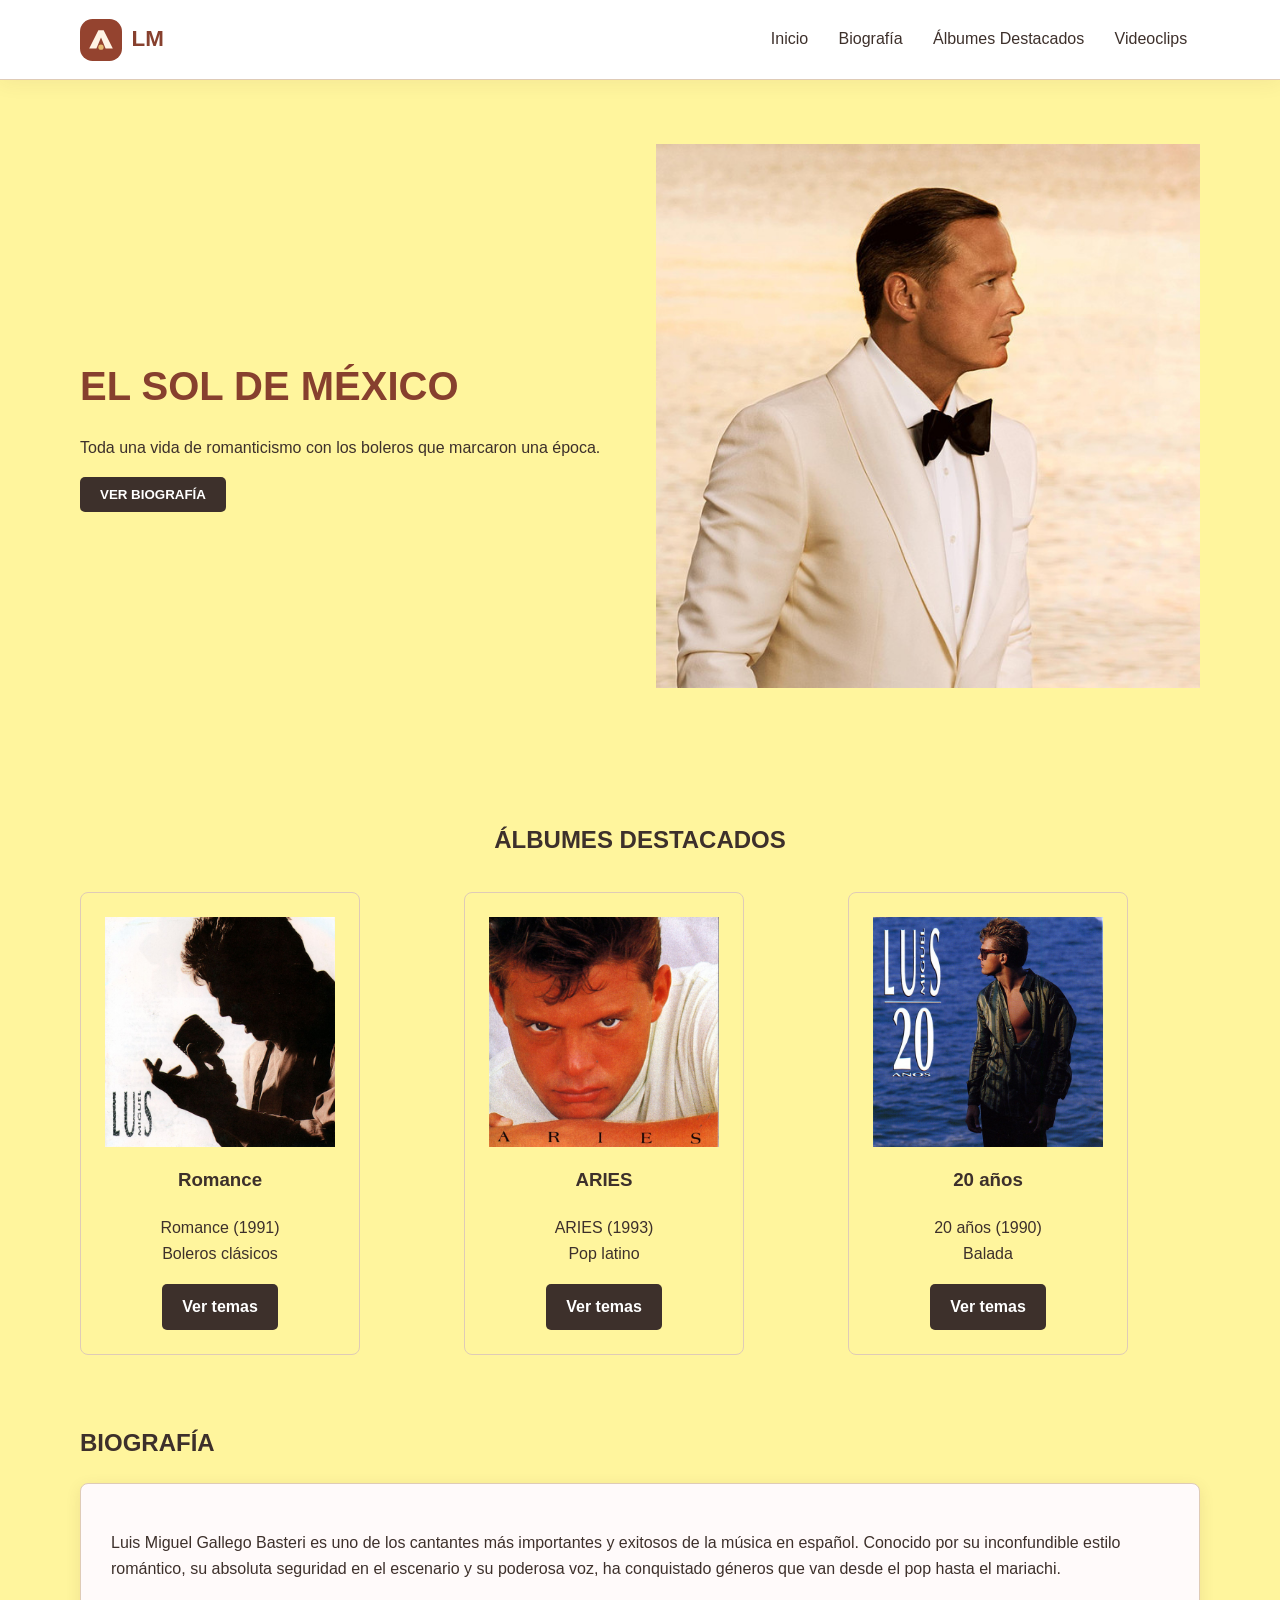
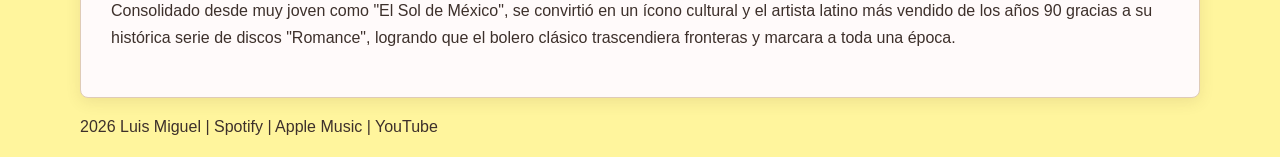
<file: index.html>
<!DOCTYPE html>
<html lang="es">
<head>
  <meta charset="UTF-8">
  <!-- PASO 1. El navegador debe utilizar el ancho real del celular. -->
  <meta name="viewport" content="width=device-width, initial-scale=1.0">
  <title>ACME | Menú responsive</title>
  <link rel="icon" type="image/svg+xml" href="iconos/favicon.svg">
  <link rel="stylesheet" href="css/estilos.css">
  <!-- defer espera a que el HTML esté listo antes de ejecutar el JS. -->
  <script src="js/menu.js" defer></script>
</head>
<body>
  <!-- PASO 2. sticky en CSS mantiene este encabezado visible al bajar. -->
  <header class="cabecera">
    <div class="contenedor barra">
      <!-- Se conserva el logotipo original del archivo proporcionado. -->
      <a class="marca" href="#inicio" aria-label="Luis Miguel, ir al inicio">
        <img src="iconos/favicon.svg" alt="" width="42" height="42">
        LM
      </a>
      <!-- PASO 3. El botón controla la navegación cuyo id es navegacion. -->
      <!-- Un button ya funciona con clic, toque, Enter y espacio. -->
      <button id="boton-menu" class="hamburguesa" type="button"
              aria-controls="navegacion" aria-expanded="false" aria-label="Abrir menú">
        <span class="lineas" aria-hidden="true"><span></span><span></span><span></span></span>
        <span id="texto-menu">Menú</span>
      </button>
      <nav id="navegacion" class="navegacion" aria-label="Navegación principal">
        <ul class="menu">
          <li><a href="#inicio">Inicio</a></li>
          <li><a href="#nosotros">Biografía</a></li>
          <li>
            <!-- El submenú que el profesor exige mantener -->
            <details id="resolver" class="desplegable">
              <summary>Álbumes Destacados</summary>
              <ul class="submenu">
                <li><a href="#servicios">Romance</a></li>
                <li><a href="#orientador">Aries</a></li>
                <li><a href="#contacto">20 años</a></li>
              </ul>
            </details>
          </li>
          <li><a href="recursos.html">Videoclips</a></li>
        </ul>
      </nav>
  </div>
</header>

<main>
  <!-- SECCIÓN INICIO -->
  <section id="inicio" class="contenedor hero">
    <div class="hero-texto">
      <h1>EL SOL DE MÉXICO</h1>
      <p>Toda una vida de romanticismo con los boleros que marcaron una época.</p>
      <button class="btn-primario" onclick="location.href='#nosotros'"> VER BIOGRAFÍA </button>
    </div>
    <div class="hero-imagen">
      <img src="img/portada.jpg" alt="Luis Miguel" class="foto-hero">
    </div>
  </section>

  <!-- SECCIÓN DISCOGRAFÍA -->
  <section id="discografia" class="contenedor albumes">
    <h2>ÁLBUMES DESTACADOS</h2>
    <div class="grid-albumes">
      <article class="tarjeta-album" id="servicios">
        <img src="img/romance.jpg" alt="Álbum Romance" class="foto-album">
        <h3>Romance</h3>
        <p>Romance (1991)<br>Boleros clásicos</p>
        
        <details class="desplegable-temas">
          <summary class="btn-secundario"> Ver temas </summary>
          <ul class="lista-canciones">
            <li>1. No Me Platiques Más</li>
            <li>2. Inolvidable</li>
            <li>3. La Puerta</li>
            <li>4. Contigo en la Distancia</li>
            <li>5. Mucho Corazón</li>
          </ul>
        </details>
      </article>

      <article class="tarjeta-album" id="orientador">
        <img src="img/aries.jpg" alt="Álbum Aries" class="foto-album">
        <h3>ARIES</h3>
        <p>ARIES (1993)<br>Pop latino</p>
        
        <details class="desplegable-temas">
          <summary class="btn-secundario"> Ver temas </summary>
          <ul class="lista-canciones">
            <li>1. Suave</li>
            <li>2. Hasta Que Me Olvides</li>
            <li>3. Qué Nivel de Mujer</li>
            <li>4. Ayer</li>
            <li>5. Me Niego A Estar Solo</li>
          </ul>
        </details>
      </article>

      <article class="tarjeta-album" id="contacto">
        <img src="img/20anos.jpg" alt="Álbum 20 años" class="foto-album">
        <h3>20 años</h3>
        <p>20 años (1990)<br>Balada</p>
        
        <details class="desplegable-temas">
          <summary class="btn-secundario"> Ver temas </summary>
          <ul class="lista-canciones">
            <li>1. Entrégate</li>
            <li>2. Oro de Ley</li>
            <li>3. Tengo Todo Excepto a Ti</li>
            <li>4. Será Que No Me Amas</li>
            <li>5. Amante del Amor</li>
          </ul>
        </details>
      </article>
    </div>
  </section>
  <!-- SECCIÓN BIOGRAFÍA -->
    <section id="nosotros" class="contenedor biografia">
      <h2>BIOGRAFÍA</h2>
      <div class="cuadro-biografia">
        <p>Luis Miguel Gallego Basteri es uno de los cantantes más importantes y exitosos de la música en español. Conocido por su inconfundible estilo romántico, su absoluta seguridad en el escenario y su poderosa voz, ha conquistado géneros que van desde el pop hasta el mariachi.</p>
        <p>Consolidado desde muy joven como "El Sol de México", se convirtió en un ícono cultural y el artista latino más vendido de los años 90 gracias a su histórica serie de discos "Romance", logrando que el bolero clásico trascendiera fronteras y marcara a toda una época.</p>
      </div>
    </section>
  </main>

  <!-- PIE DE PÁGINA -->
  <footer class="pie-pagina">
    <div class="contenedor">
      <p>2026 Luis Miguel | Spotify | Apple Music | YouTube</p>
    </div>
  </footer>

</body>
</html>
</file>
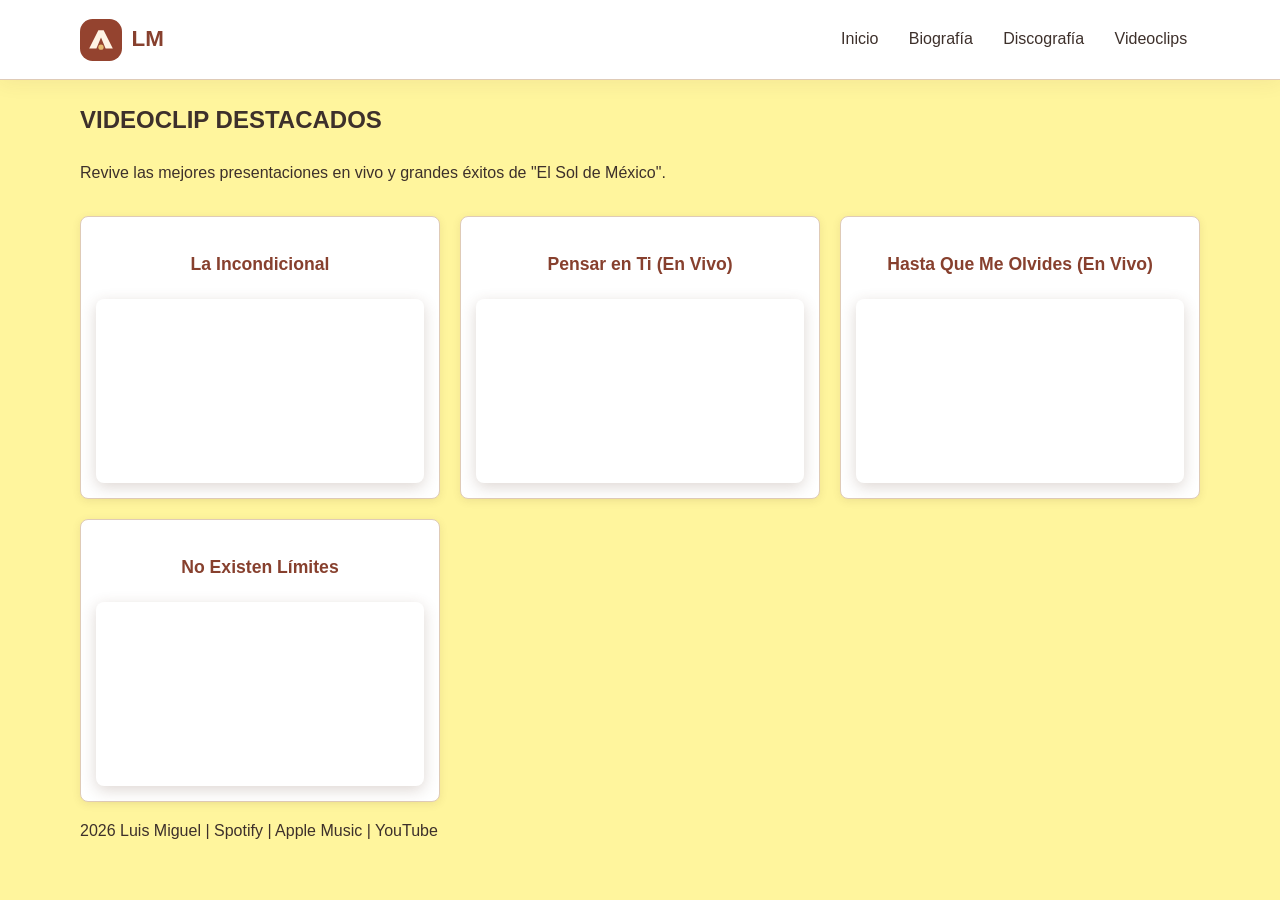
<file: recursos.html>
<!DOCTYPE html>
<html lang="es">
<head>
  <meta charset="UTF-8">
  <meta name="viewport" content="width=device-width, initial-scale=1.0">
  <title>Videoclips - Luis Miguel</title>
  <link rel="icon" type="image/svg+xml" href="iconos/favicon.svg">
  <link rel="stylesheet" href="css/estilos.css">
  <script src="js/menu.js" defer></script>
</head>
<body>
  
  <header class="cabecera">
    <div class="contenedor barra">
      <a class="marca" href="index.html" aria-label="Luis Miguel, ir al inicio">
        <img src="iconos/favicon.svg" alt="" width="42" height="42">
        LM
      </a>
      
      <button id="boton-menu" class="hamburguesa" type="button" aria-controls="navegacion" aria-expanded="false" aria-label="Abrir menú">
        <span class="lineas" aria-hidden="true"><span></span><span></span><span></span></span>
        <span id="texto-menu">Menú</span>
      </button>

      <nav id="navegacion" class="navegacion" aria-label="Navegación principal">
        <ul class="menu">
          <li><a href="index.html#inicio">Inicio</a></li>
          <li><a href="index.html#nosotros">Biografía</a></li>
          <li>
            <details id="resolver" class="desplegable">
              <summary>Discografía</summary>
              <ul class="submenu">
                <li><a href="index.html#servicios">Romance</a></li>
                <li><a href="index.html#orientador">Aries</a></li>
                <li><a href="index.html#contacto">20 años</a></li>
              </ul>
            </details>
          </li>
          <li><a href="recursos.html">Videoclips</a></li>
        </ul>
      </nav>
    </div>
  </header>

  <main>
    <section class="contenedor biografia">
      <h2>VIDEOCLIP DESTACADOS</h2>
      <div class="bio-contenido">
        <p>Revive las mejores presentaciones en vivo y grandes éxitos de "El Sol de México".</p>
        
        <div class="grid-videos">
          
          <div class="video-item">
            <h3>La Incondicional</h3>
            <div class="video-responsive">
              <iframe src="https://www.youtube.com/embed/FwXiue9-0Eg" title="La Incondicional" frameborder="0" allow="accelerometer; autoplay; clipboard-write; encrypted-media; gyroscope; picture-in-picture" allowfullscreen></iframe>
            </div>
          </div>

          <div class="video-item">
            <h3>Pensar en Ti (En Vivo)</h3>
            <div class="video-responsive">
              <iframe src="https://www.youtube.com/embed/VQztBLyZ3y0" title="Pensar en Ti (En Vivo)" frameborder="0" allow="accelerometer; autoplay; clipboard-write; encrypted-media; gyroscope; picture-in-picture" allowfullscreen></iframe>
            </div>
          </div>

          <div class="video-item">
            <h3>Hasta Que Me Olvides (En Vivo)</h3>
            <div class="video-responsive">
              <iframe src="https://www.youtube.com/embed/CMyu2H56DBk" title="Hasta Que Me Olvides (En Vivo)" frameborder="0" allow="accelerometer; autoplay; clipboard-write; encrypted-media; gyroscope; picture-in-picture" allowfullscreen></iframe>
            </div>
          </div>

          <div class="video-item">
            <h3>No Existen Límites</h3>
            <div class="video-responsive">
              <iframe src="https://www.youtube.com/embed/vBjrW_juMbk" title="No Existen Límites" frameborder="0" allow="accelerometer; autoplay; clipboard-write; encrypted-media; gyroscope; picture-in-picture" allowfullscreen></iframe>
            </div>
          </div>

        </div>
      </div>
    </section>
  </main>

  <footer class="pie-pagina">
    <div class="contenedor">
      <p>2026 Luis Miguel | Spotify | Apple Music | YouTube</p>
    </div>
  </footer>

</body>
</html>
</file>
<file: css/estilos.css>
/* PASO 1. Mantener los colores del ACME original: crema y terracota. */
* {
  box-sizing: border-box;
}
body {
  margin: 0;
  font-family: Arial, sans-serif;
  color: #3d302b;
  background: #FFF59D;
  line-height: 1.65;
}
a {
  color: #87402e;
  text-underline-offset: 4px;
}
img {
  display: block;
  max-width: 100%;
  height: auto;
}
.contenedor {
  width: 92%;
  max-width: 1120px;
  margin: 0 auto;
}
/* PASO 2. El encabezado acompaña al usuario cuando baja por la página. */
.cabecera {
  position: sticky;
  top: 0;
  z-index: 100;
  background: white;
  border-bottom: 1px solid #dfcbb7;
  box-shadow: 0 4px 18px #59362210;
}
.barra {
  display: flex;
  align-items: center;
  justify-content: space-between;
  gap: 1rem;
  padding: 1rem 0;
}
.marca {
  display: flex;
  align-items: center;
  gap: .6rem;
  color: #87402e;
  text-decoration: none;
  font-size: 1.4rem;
  font-weight: bold;
}
/* PASO 3. En escritorio, las opciones se distribuyen horizontalmente. */
.menu {
  display: flex;
  align-items: center;
  gap: .3rem;
  list-style: none;
  margin: 0;
  padding: 0;
}
.menu a,
.menu summary {
  display: block;
  padding: .65rem .8rem;
  color: #3d302b;
  text-decoration: none;
  cursor: pointer;
}
.menu a:hover,
.menu summary:hover {
  background: #f4e1cc;
  border-radius: .4rem;
}
/* PASO 4. Resolver despliega esta lista vertical, debajo de su opción. */
.desplegable {
  position: relative;
}
.submenu {
  position: absolute;
  top: 100%;
  right: 0;
  width: 230px;
  padding: .5rem;
  margin: .3rem 0 0;
  list-style: none;
  background: white;
  border: 1px solid #d9bfa6;
  border-radius: .5rem;
  box-shadow: 0 8px 20px #59362220;
}
/* PASO 5. El botón hamburguesa se oculta en escritorio. */
.hamburguesa {
  display: none;
  align-items: center;
  gap: .65rem;
  min-height: 44px;
  padding: .55rem .8rem;
  border: 1px solid #94432f;
  border-radius: .45rem;
  background: #94432f;
  color: white;
  font: inherit;
  cursor: pointer;
}
.lineas {
  display: grid;
  gap: 4px;
  width: 22px;
}
.lineas span {
  display: block;
  height: 2px;
  background: white;
}
/* hidden lo cambia JS: oculto significa que los enlaces tampoco reciben Tab. */
[hidden] {
  display: none !important;
}
/* PASO 6. Foco visible para personas que navegan con el teclado. */
a:focus-visible,
button:focus-visible,
summary:focus-visible {
  outline: 3px solid #a84e00;
  outline-offset: 4px;
}
/* Si se integra en la landing, dejar espacio sobre los destinos del menú. */
section[id] {
  scroll-margin-top: 110px;
}

/* PASO 7. CELULAR: 600 px o menos. El JS usa el mismo límite. */
@media (max-width: 600px) {
  .barra {
    padding: .6rem 0;
  }
  .marca {
    font-size: 1.2rem;
  }
  .marca img {
    width: 30px;
  }
  .hamburguesa {
    display: inline-flex;
  }
  .navegacion {
    position: absolute;
    top: 100%;
    left: 0;
    width: 100%;
    max-height: 70vh;
    overflow-y: auto;
    padding: .5rem 4%;
    background: white;
    border-bottom: 1px solid #dfcbb7;
    box-shadow: 0 8px 20px #59362220;
  }
  .menu {
    flex-direction: column;
    align-items: stretch;
    gap: 0;
  }
  /* El submenú ocupa su lugar dentro de la navegación móvil. */
  .submenu {
    position: static;
    width: 100%;
    margin: 0;
    box-shadow: none;
    background: #fffaf3;
  }
  section[id] {
    scroll-margin-top: 90px;
  }
}

/* --- ESTILOS DEL PROYECTO LUIS MIGUEL --- */
.hero {
  display: flex;
  align-items: center;
  justify-content: space-between;
  gap: 2rem;
  padding: 4rem 0;
}
.hero-texto {
  flex: 1;
}
.hero-texto h1 {
  font-size: 2.5rem;
  margin-bottom: 1rem;
  color: #87402e;
}
.hero-imagen {
  flex: 1;
  display: flex;
  justify-content: center;
}
.placeholder-img {
  width: 300px;
  height: 300px;
  background-color: #dfcbb7;
  display: flex;
  align-items: center;
  justify-content: center;
  border-radius: 8px;
  color: #3d302b;
  font-weight: bold;
}
.btn-primario, .btn-secundario {
  background-color: #3d302b;
  color: white;
  border: none;
  padding: 10px 20px;
  cursor: pointer;
  border-radius: 5px;
  font-weight: bold;
}
.albumes {
  padding: 3rem 0;
  text-align: center;
}
.grid-albumes {
  display: grid;
  grid-template-columns: repeat(auto-fit, minmax(250px, 1fr));
  gap: 2rem;
  margin-top: 2rem;
}
.tarjeta-album {
  border: 1px solid #dfcbb7;
  padding: 1.5rem;
  border-radius: 8px;
  width: 280px;
}
.cover-placeholder {
  background-color: #dfcbb7;
  height: 200px;
  margin-bottom: 1rem;
  display: flex;
  align-items: center;
  justify-content: center;
  font-weight: bold;
}
/* --- ESTILOS DE LA LISTA DE TEMAS --- */
.desplegable-temas {
  margin-top: 15px;
}
.desplegable-temas summary {
  display: inline-block;
  list-style: none; /* Oculta la flechita predeterminada */
}
.desplegable-temas summary::-webkit-details-marker {
  display: none;
}
.lista-canciones {
  text-align: left;
  margin-top: 15px;
  padding: 15px;
  background-color: #fcf8f5;
  border: 1px solid #dfcbb7;
  border-radius: 5px;
  list-style-type: none; /* Quitamos las viñetas porque ya tienen número */
  font-size: 0.9rem;
  color: #3d302b;
}
.lista-canciones li {
  margin-bottom: 8px;
  border-bottom: 1px dashed #dfcbb7;
  padding-bottom: 8px;
}
.lista-canciones li:last-child {
  border-bottom: none;
  margin-bottom: 0;
  padding-bottom: 0;
}
/* --- ESTILO PARA VIDEO YOUTUBE Y GALERÍA --- */
.video-responsive {
  position: relative;
  padding-bottom: 56.25%; /* Proporción 16:9 */
  height: 0;
  overflow: hidden;
  margin-top: 20px;
  border-radius: 8px;
  box-shadow: 0 4px 15px rgba(89, 54, 34, 0.2);
}
.video-responsive iframe {
  position: absolute;
  top: 0;
  left: 0;
  width: 100%;
  height: 100%;
}
.grid-videos {
  display: grid;
  grid-template-columns: repeat(auto-fit, minmax(280px, 1fr));
  gap: 20px;
  margin-top: 30px;
}
.video-item {
  background-color: #fff;
  border: 1px solid #dfcbb7;
  border-radius: 8px;
  padding: 15px;
  box-shadow: 0 2px 8px rgba(89, 54, 34, 0.1);
}
.video-item h3 {
  font-size: 1.1rem;
  color: #87402e;
  margin-bottom: 15px;
  text-align: center;
}
/* --- CUADRO PARA LA BIOGRAFÍA --- */
.cuadro-biografia {
  background-color: #FFFAFA;
  border: 1px solid #dfcbb7;
  border-radius: 8px;
  padding: 30px;
  margin-top: 20px;
  box-shadow: 0 4px 15px rgba(89, 54, 34, 0.1);
}

/* Responsivo para celulares (iPhone 17) */
@media (max-width: 600px) {
  .hero {
    flex-direction: column;
    text-align: center;
  }
  .placeholder-img {
    width: 100%;
  }
}
</file>
